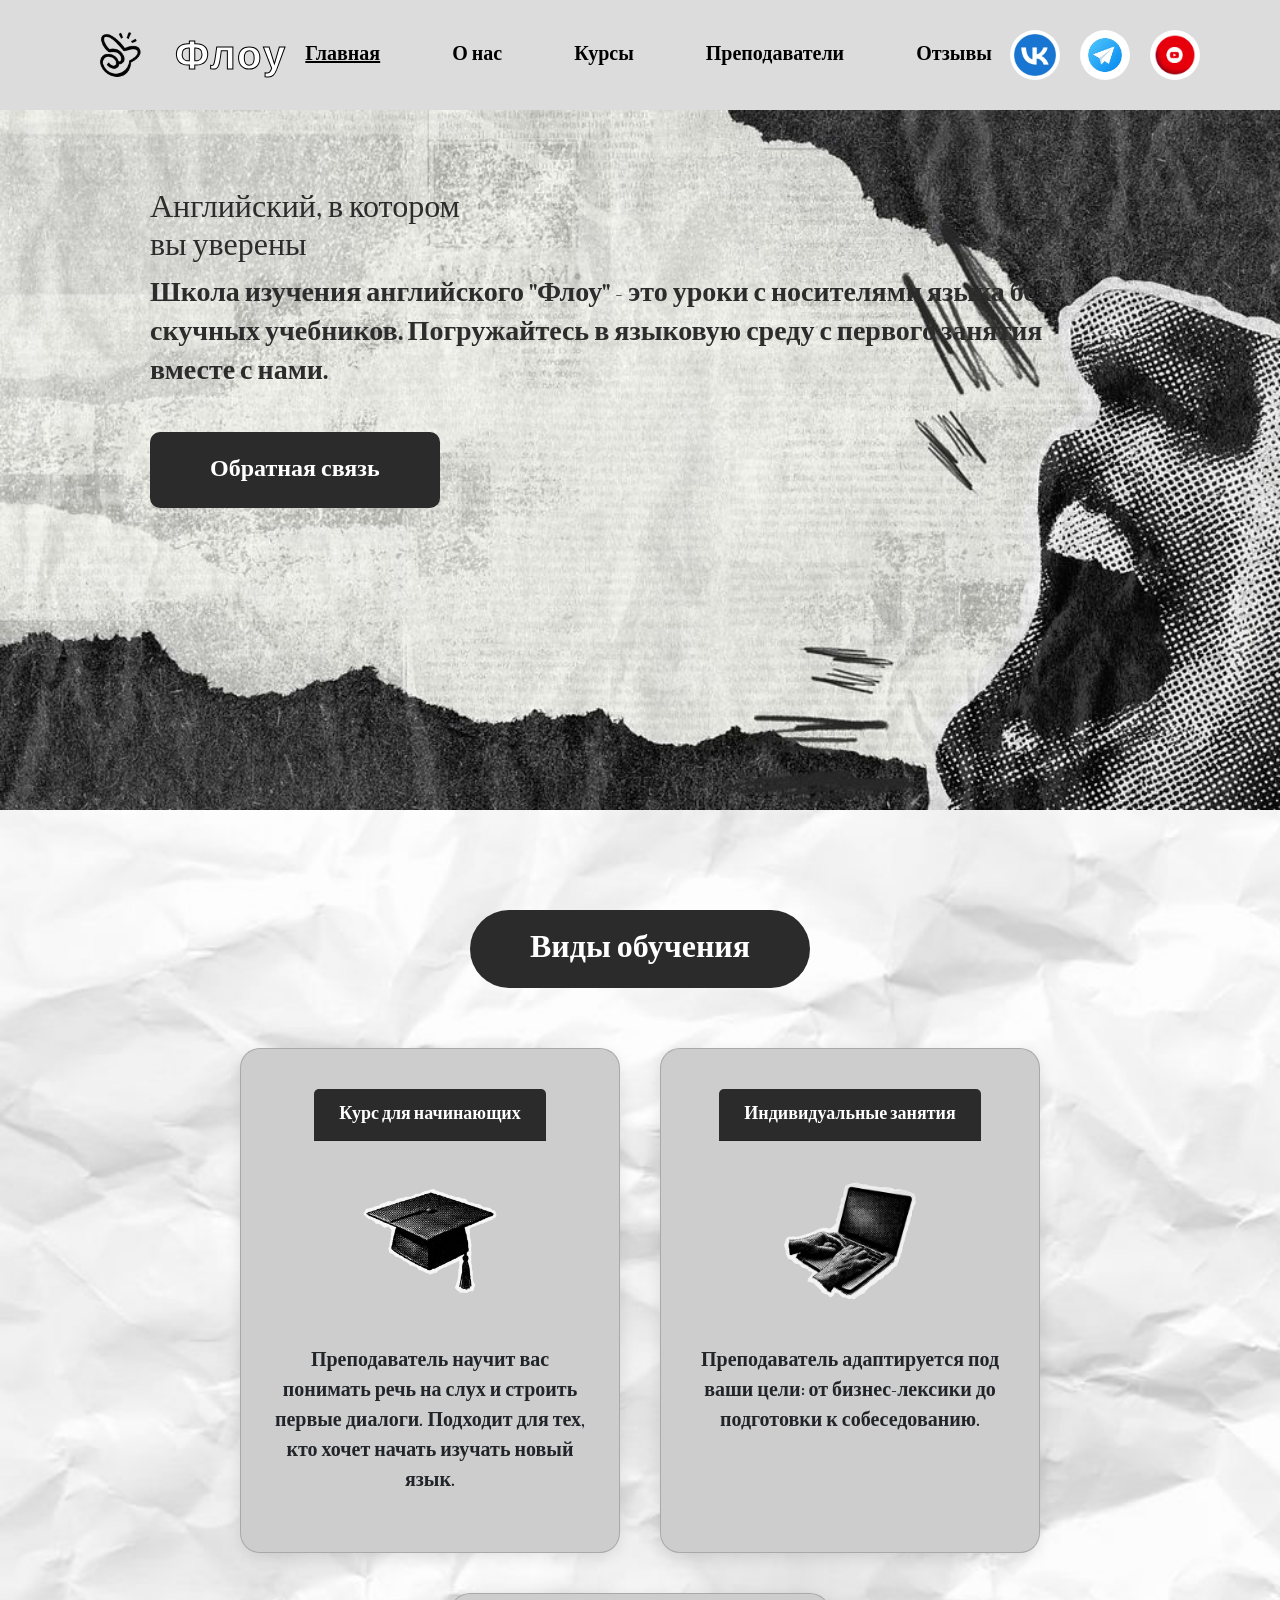
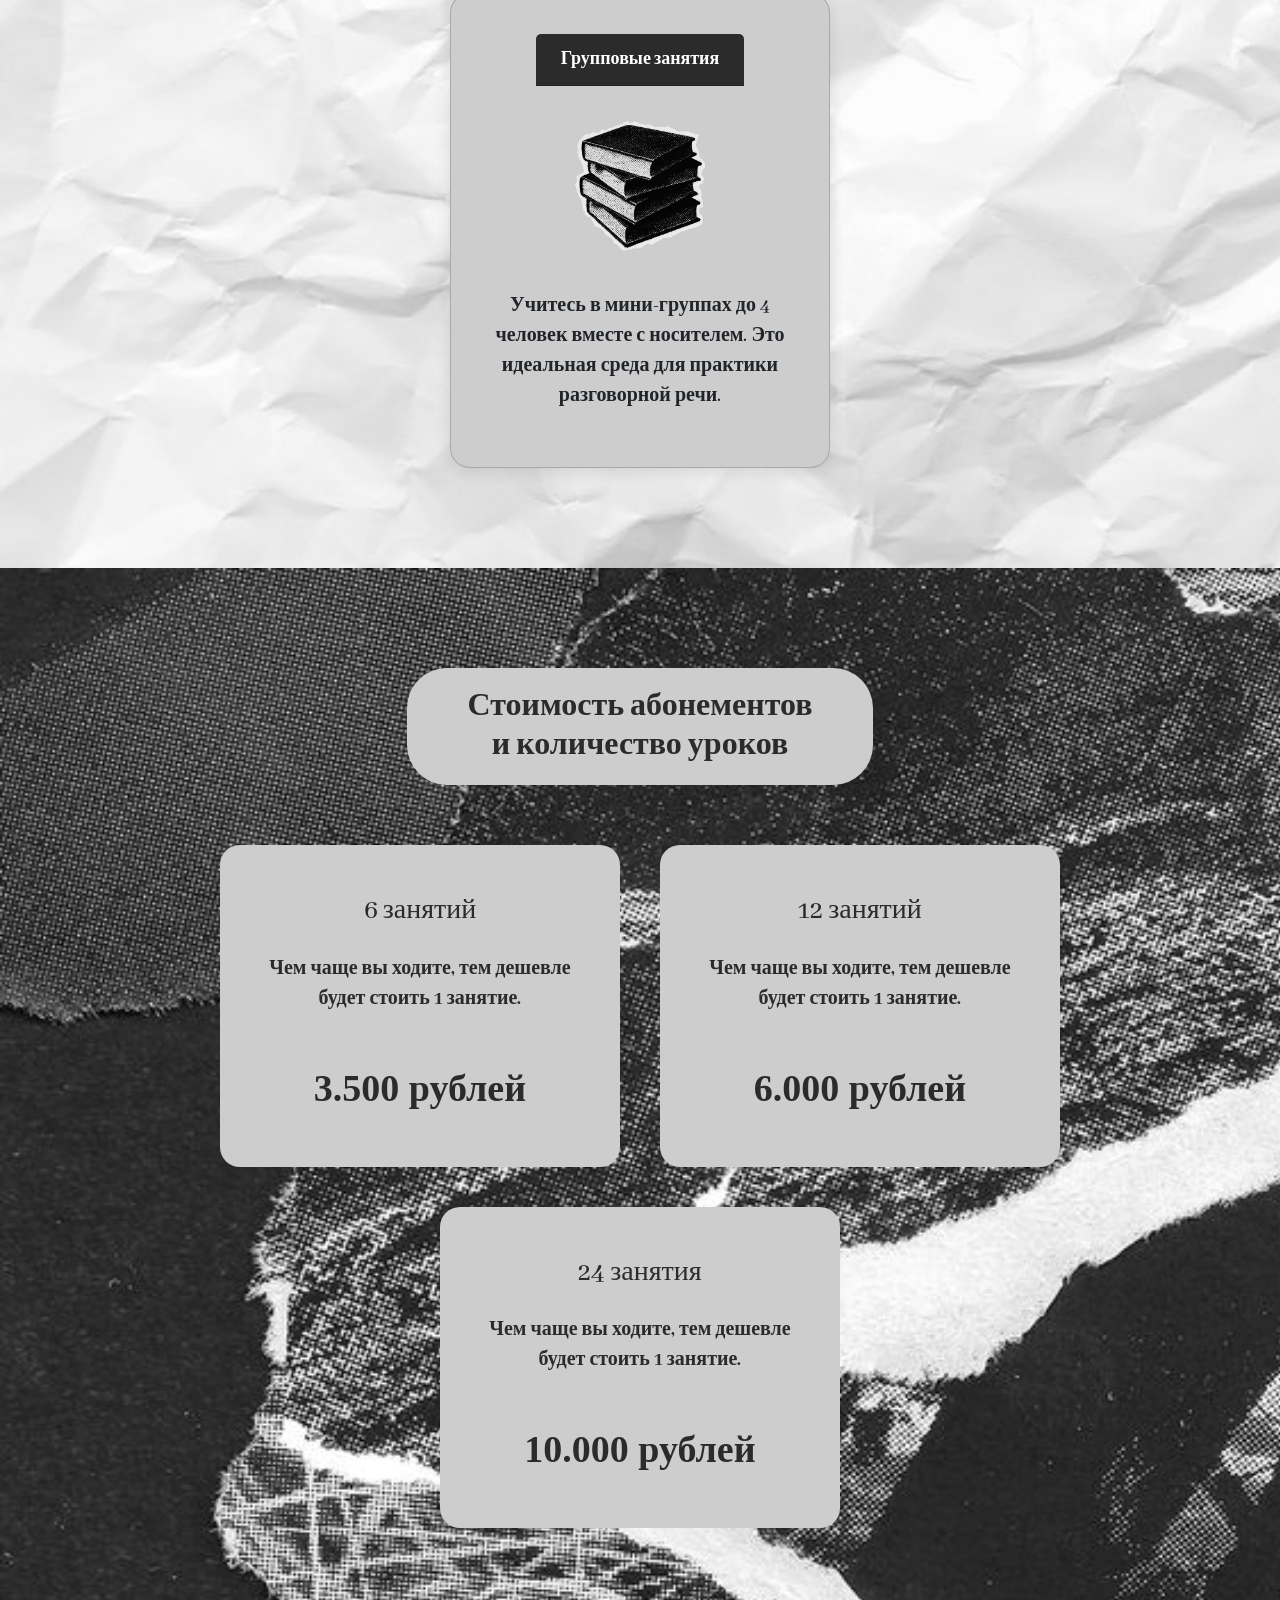
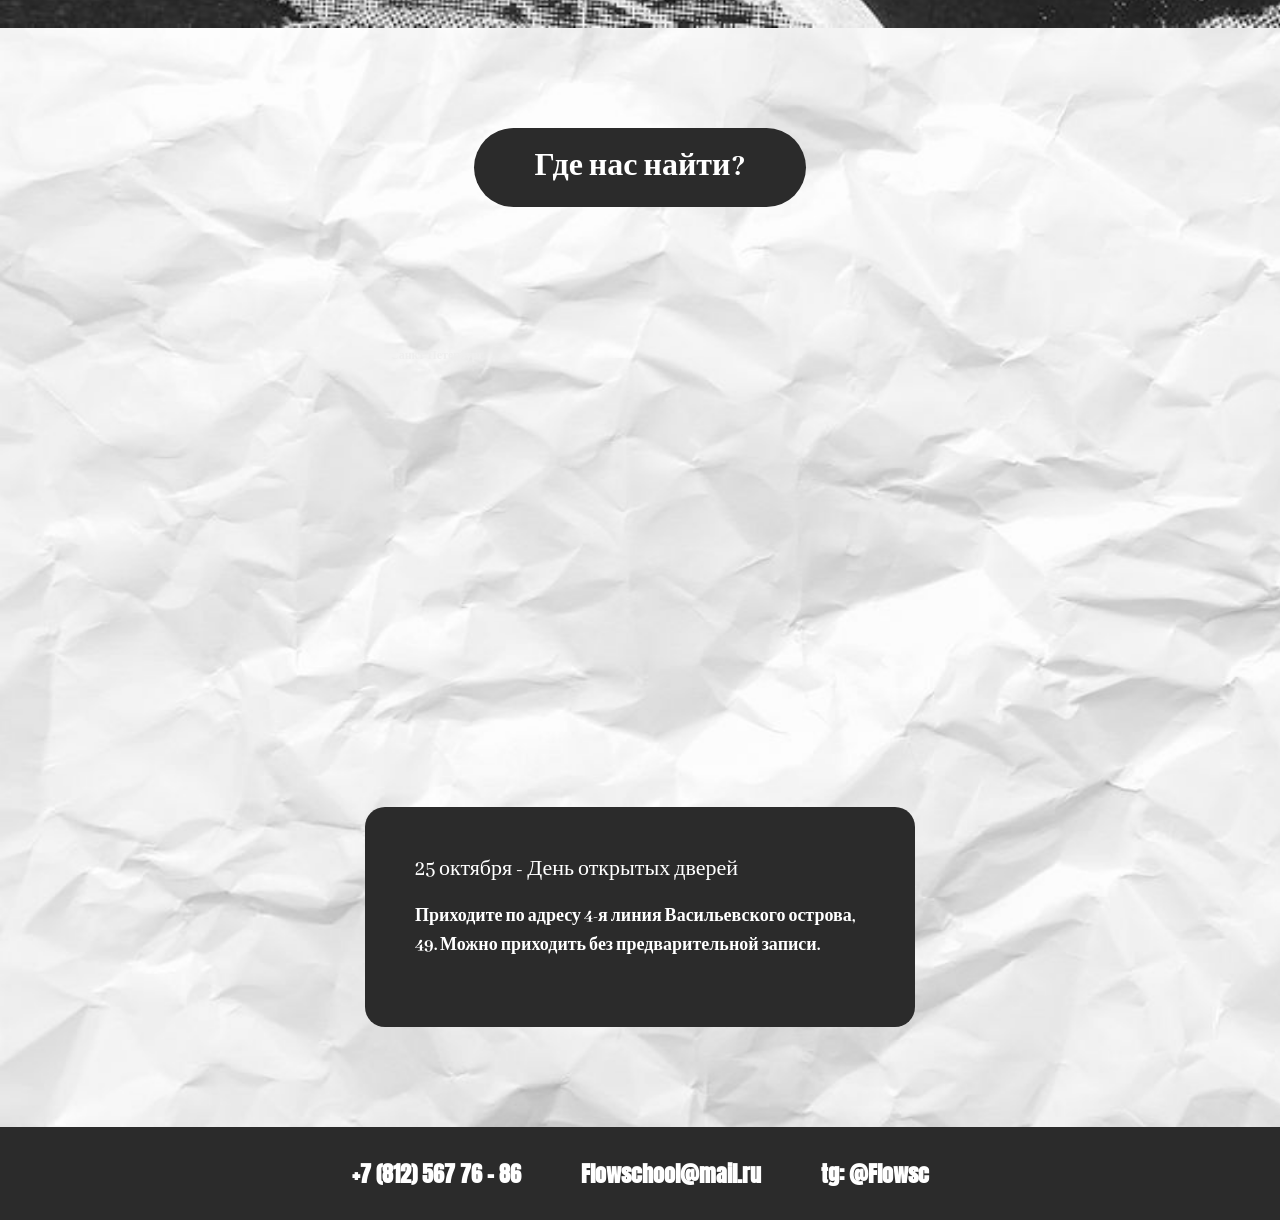
<file: index.html>
<!DOCTYPE html>
<html lang="ru">
<head>
    <meta charset="UTF-8">
    <meta name="viewport" content="width=device-width, initial-scale=1.0">
    <title>Школа английского Флоу</title>

    <link href="https://cdn.jsdelivr.net/npm/bootstrap@5.3.3/dist/css/bootstrap.min.css" rel="stylesheet">

    <link rel="preconnect" href="https://fonts.googleapis.com">
    <link rel="preconnect" href="https://fonts.gstatic.com" crossorigin>
    <link href="https://fonts.googleapis.com/css2?family=Abhaya+Libre:wght@600;800&display=swap" rel="stylesheet">
    <link href="https://fonts.googleapis.com/css2?family=Anton&display=swap" rel="stylesheet">

    <link rel="stylesheet" href="css/style.css">
</head>
<body>

    <header class="header">
        <div class="logo">
            <img src="img/logo.png" alt="Логотип" class="logo-img">
            <span>Флоу</span>
        </div>
        <nav class="nav">
            <a href="index.html" class="nav-link active">Главная</a>
            <a href="about.html" class="nav-link">О нас</a>
            <a href="courses.html" class="nav-link">Курсы</a>
            <a href="teachers.html" class="nav-link">Преподаватели</a>
            <a href="reviews.html" class="nav-link">Отзывы</a>
        </nav>
        <div class="socials">
            <a href="#" class="social-icon"><img src="img/vk-icon.png" alt="VK"></a>
            <a href="#" class="social-icon"><img src="img/tg-icon.png" alt="Telegram"></a>
            <a href="#" class="social-icon"><img src="img/yt-icon.png" alt="YouTube"></a>
        </div>
    </header>

    <section class="hero">
        <div class="hero-content">
            <h2>Английский, в котором<br>вы уверены</h2>
            <p>Школа изучения английского "Флоу" - это уроки с носителями языка без скучных учебников. Погружайтесь в языковую среду с первого занятия вместе с нами.</p>
            <button class="btn-apply" data-bs-toggle="modal" data-bs-target="#modalForm">Обратная связь</button>
        </div>
    </section>

    <section class="learning-types">
        <div class="learning-types-content">
            <h2 class="section-title">Виды обучения</h2>
            <div class="cards-container">
                <div class="card">
                    <div class="card-header">Курс для начинающих</div>
                    <img src="img/icon-hat.png" alt="Шапочка" class="card-icon">
                    <p>Преподаватель научит вас понимать речь на слух и строить первые диалоги. Подходит для тех, кто хочет начать изучать новый язык.</p>
                </div>
                <div class="card">
                    <div class="card-header">Индивидуальные занятия</div>
                    <img src="img/icon-laptop.png" alt="Ноутбук" class="card-icon">
                    <p>Преподаватель адаптируется под ваши цели: от бизнес-лексики до подготовки к собеседованию.</p>
                </div>
                <div class="card">
                    <div class="card-header">Групповые занятия</div>
                    <img src="img/icon-books.png" alt="Книги" class="card-icon">
                    <p>Учитесь в мини-группах до 4 человек вместе с носителем. Это идеальная среда для практики разговорной речи.</p>
                </div>
            </div>
        </div>
    </section>

    <section class="pricing">
        <div class="pricing-content">
            <h2 class="section-title">Стоимость абонементов<br>и количество уроков</h2>
            <div class="pricing-cards">
                <div class="price-card">
                    <h3>6 занятий</h3>
                    <p>Чем чаще вы ходите, тем дешевле будет стоить 1 занятие.</p>
                    <div class="price">3.500 рублей</div>
                </div>
                <div class="price-card">
                    <h3>12 занятий</h3>
                    <p>Чем чаще вы ходите, тем дешевле будет стоить 1 занятие.</p>
                    <div class="price">6.000 рублей</div>
                </div>
                <div class="price-card">
                    <h3>24 занятия</h3>
                    <p>Чем чаще вы ходите, тем дешевле будет стоить 1 занятие.</p>
                    <div class="price">10.000 рублей</div>
                </div>
            </div>
        </div>
    </section>

    <section class="contacts">
        <h2 class="section-title">Где нас найти?</h2>
        <div class="contacts-container">
            <div class="map-block">
                <div style="position:relative;overflow:hidden; width:100%; height:100%;">
                    <a href="https://yandex.ru/maps/2/saint-petersburg/?utm_medium=mapframe&utm_source=maps" style="color:#eee;font-size:12px;position:absolute;top:0px;">Санкт‑Петербург</a>
                    <iframe src="https://yandex.ru/map-widget/v1/?ll=30.278436%2C59.946978&mode=search&ol=geo&ouri=ymapsbm1%3A%2F%2Fgeo%3Fdata%3DCgg1NzQxNjc2MhJq0KDQvtGB0YHQuNGPLCDQodCw0L3QutGCLdCf0LXRgtC10YDQsdGD0YDQsywgNC3RjyDQu9C40L3QuNGPINCS0LDRgdC40LvRjNC10LLRgdC60L7Qs9C-INC-0YHRgtGA0L7QstCwLCA0OSIKDT468kEVtMlvQg%2C%2C&z=16.81" allowfullscreen loading="lazy"></iframe>
                </div>
            </div>
            <div class="info-block">
                <h3>25 октября - День открытых дверей</h3>
                <p>Приходите по адресу 4-я линия Васильевского острова, 49. Можно приходить без предварительной записи.</p>
            </div>
        </div>
    </section>

    <footer class="footer">
        <div class="footer-contacts">
            <a href="tel:+78125677686">+7 (812) 567 76 - 86</a>
            <a href="mailto:Flowschool@mail.ru">Flowschool@mail.ru</a>
            <a href="https://t.me/Flowsc">tg: @Flowsc</a>
        </div>
    </footer>

    <div class="modal fade" id="modalForm" tabindex="-1" aria-hidden="true">
        <div class="modal-dialog modal-dialog-centered">
            <div class="modal-content modal-contact-content">
                <h1 class="contact-title">Обратная связь</h1>
                <form id="contactForm">
                    <div class="mb-3 py-2">
                        <label class="form-label">Почта</label>
                        <input type="email" class="form-control" placeholder="example@mail.com" required>
                    </div>
                    <div class="mb-3 py-2">
                        <label class="form-label">Сообщение</label>
                        <textarea class="form-control" rows="6" placeholder="Напишите нам..." required></textarea>
                    </div>
                    <div class="text-center py-2">
                        <button type="submit" class="btn-submit">Отправить</button>
                    </div>
                </form>
            </div>
        </div>
    </div>

    <div class="modal fade" id="successModal" tabindex="-1">
        <div class="modal-dialog modal-dialog-centered">
            <div class="modal-content modal-thanks-content">
                <div class="modal-header justify-content-center">
                    <h2 class="modal-title">Сообщение отправлено</h2>
                    <p class="modal-subtitle">Мы свяжемся с вами</p>
                    <p>Вы будете возвращены на главную страницу</p>
                </div>
                <div class="modal-footer justify-content-center">
                    <button type="button" class="btn-ok" onclick="location.href='index.html'">ОК</button>
                </div>
            </div>
        </div>
    </div>

    <script src="https://cdn.jsdelivr.net/npm/bootstrap@5.3.3/dist/js/bootstrap.bundle.min.js"></script>
    <script src="js/modal.js"></script>
</body>
</html>
</file>
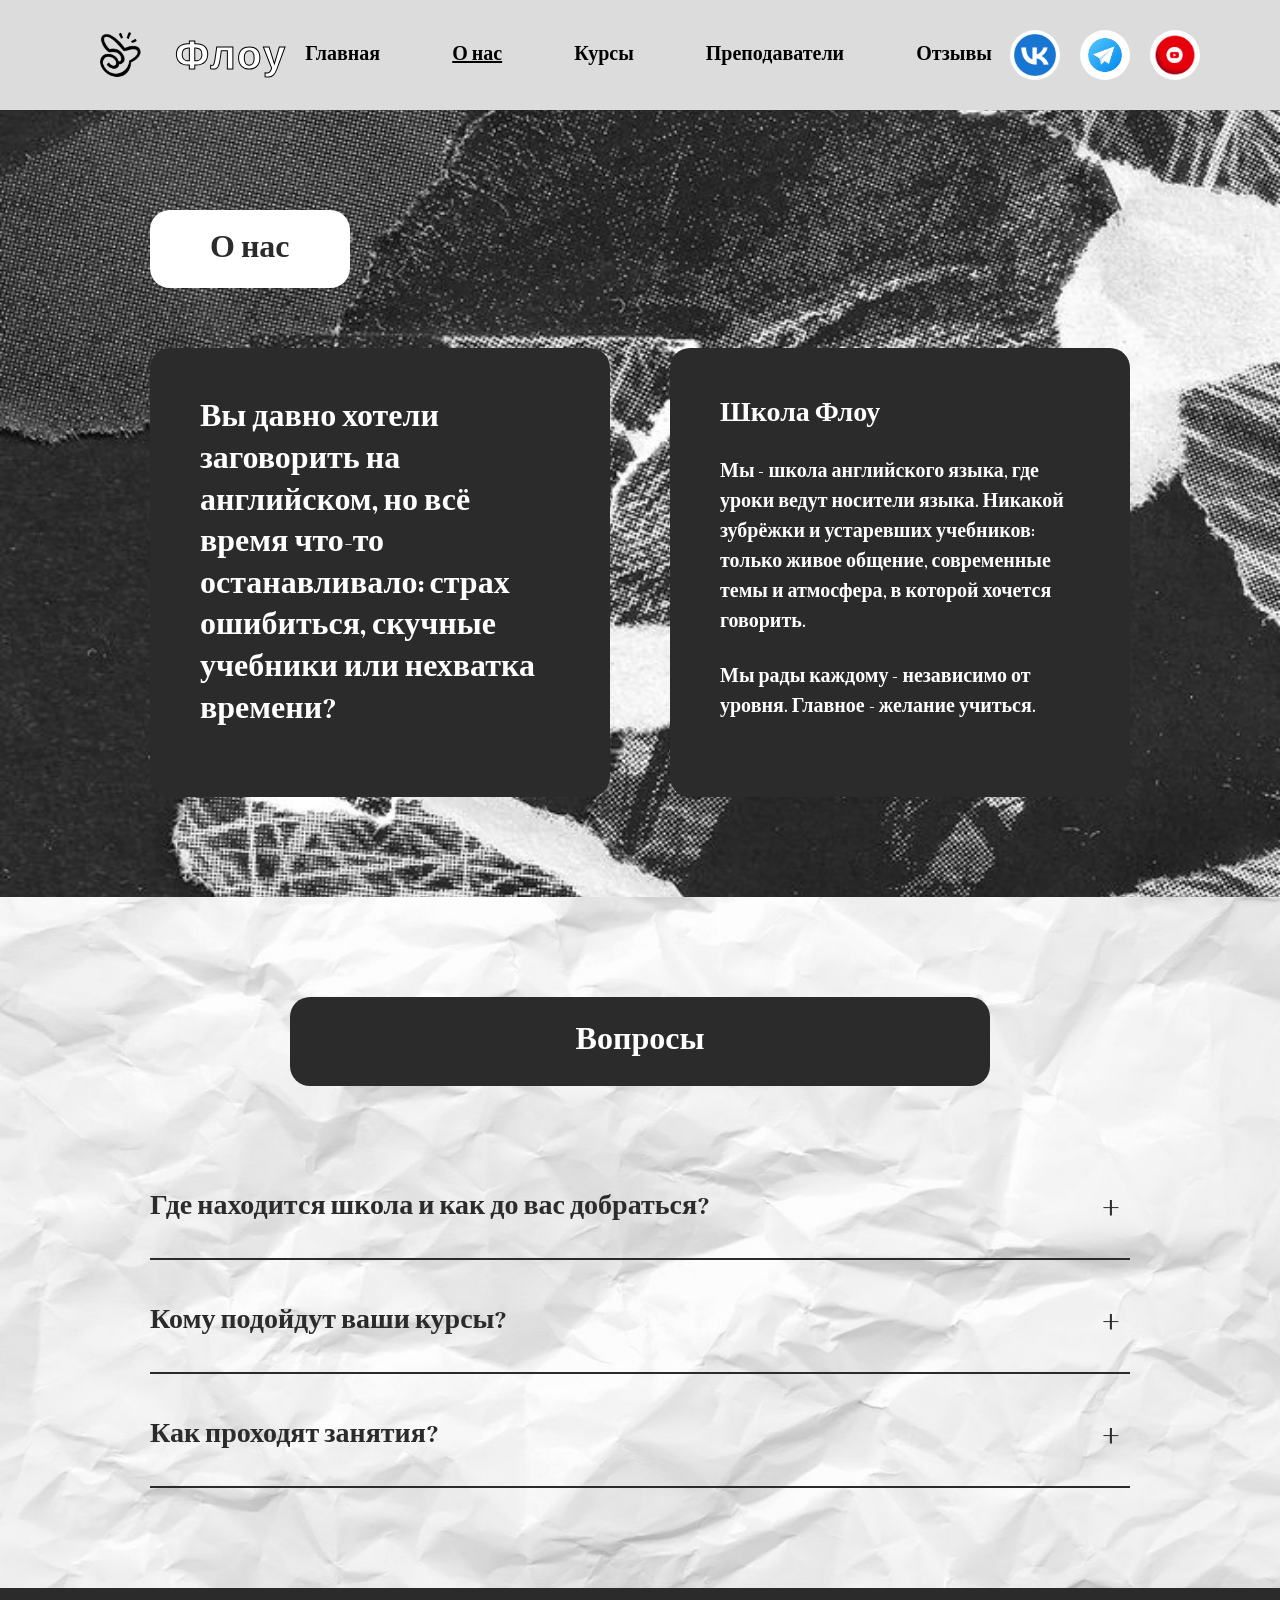
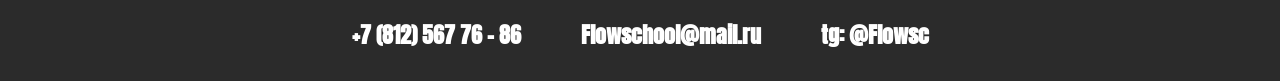
<file: about.html>
<!DOCTYPE html>
<html lang="ru">
<head>
    <meta charset="UTF-8">
    <meta name="viewport" content="width=device-width, initial-scale=1.0">
    <title>О нас - Школа английского Флоу</title>

    <link href="https://cdn.jsdelivr.net/npm/bootstrap@5.3.3/dist/css/bootstrap.min.css" rel="stylesheet">

    <link rel="preconnect" href="https://fonts.googleapis.com">
    <link rel="preconnect" href="https://fonts.gstatic.com" crossorigin>
    <link href="https://fonts.googleapis.com/css2?family=Abhaya+Libre:wght@600;800&display=swap" rel="stylesheet">
    <link href="https://fonts.googleapis.com/css2?family=Anton&display=swap" rel="stylesheet">

    <link rel="stylesheet" href="css/about.css">
</head>
<body>

    <header class="header">
        <div class="logo">
            <img src="img/logo.png" alt="Логотип" class="logo-img">
            <span>Флоу</span>
        </div>
        <nav class="nav">
            <a href="index.html" class="nav-link">Главная</a>
            <a href="about.html" class="nav-link active">О нас</a>
            <a href="courses.html" class="nav-link">Курсы</a>
            <a href="teachers.html" class="nav-link">Преподаватели</a>
            <a href="reviews.html" class="nav-link">Отзывы</a>
        </nav>
        <div class="socials">
            <a href="#" class="social-icon"><img src="img/vk-icon.png" alt="VK"></a>
            <a href="#" class="social-icon"><img src="img/tg-icon.png" alt="Telegram"></a>
            <a href="#" class="social-icon"><img src="img/yt-icon.png" alt="YouTube"></a>
        </div>
    </header>

    <section class="about-hero">
        <h1 class="about-title">О нас</h1>
        <div class="about-grid">
            <div class="about-card about-card-question">
                <p>Вы давно хотели заговорить на английском, но всё время что-то останавливало: страх ошибиться, скучные учебники или нехватка времени?</p>
            </div>
            <div class="about-card about-card-answer">
                <h2>Школа Флоу</h2>
                <p>Мы - школа английского языка, где уроки ведут носители языка. Никакой зубрёжки и устаревших учебников: только живое общение, современные темы и атмосфера, в которой хочется говорить.</p>
                <p>Мы рады каждому - независимо от уровня. Главное - желание учиться.</p>
            </div>
        </div>
    </section>

    <section class="faq-section">
        <h2 class="faq-title">Вопросы</h2>
        <div class="faq-container">
            <div class="box">
                <div class="label">Где находится школа и как до вас добраться?</div>
                <div class="content">
                    <p>Мы находимся по адресу: 4-я линия Васильевского острова, 49. Ближайшая станция метро - «Василеостровская». Рядом остановки наземного транспорта. Занятия проходят в уютных классах с современным оборудованием.</p>
                </div>
            </div>
            <div class="box">
                <div class="label">Кому подойдут ваши курсы?</div>
                <div class="content">
                    <p>Мы работаем со студентами и молодыми специалистами 18-25 лет. Неважно, учили вы английский раньше или начинаете с нуля - у нас есть курсы для начинающих, языковые группы и индивидуальные занятия.</p>
                </div>
            </div>
            <div class="box">
                <div class="label">Как проходят занятия?</div>
                <div class="content">
                    <p>Уроки проходят офлайн, в классах школы. Мы делаем упор на разговорную практику: дискуссии, игры, разбор реальных ситуаций. Никакой зубрёжки - только живое общение с носителем и другими студентами.</p>
                </div>
            </div>
        </div>
    </section>

    <footer class="footer">
        <div class="footer-contacts">
            <a href="tel:+78125677686">+7 (812) 567 76 - 86</a>
            <a href="mailto:Flowschool@mail.ru">Flowschool@mail.ru</a>
            <a href="https://t.me/Flowsc">tg: @Flowsc</a>
        </div>
    </footer>

    <script src="https://cdn.jsdelivr.net/npm/bootstrap@5.3.3/dist/js/bootstrap.bundle.min.js"></script>
    <script src="js/about.js"></script>
</body>
</html>
</file>
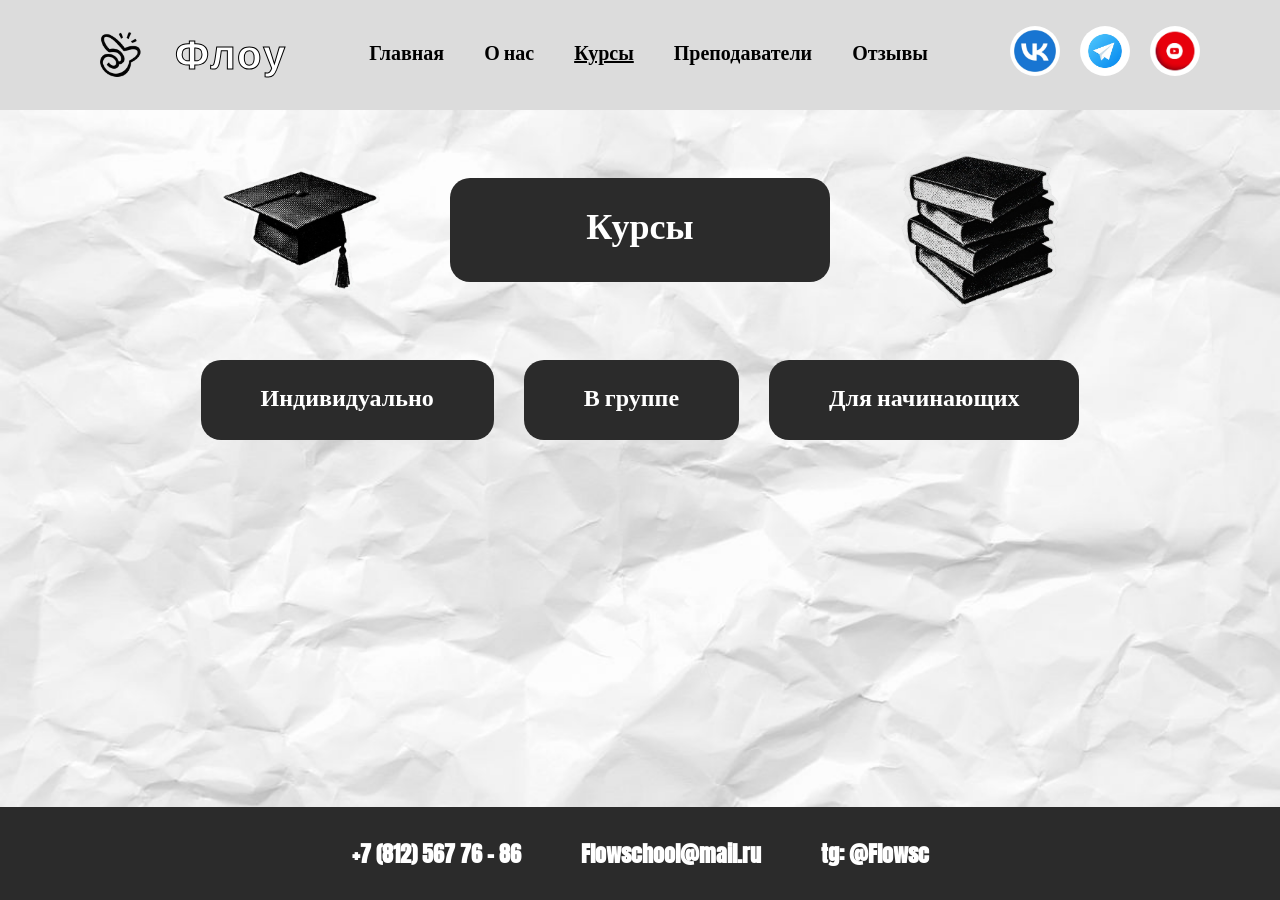
<file: courses.html>
<!DOCTYPE html>
<html lang="ru">
<head>
    <meta charset="UTF-8">
    <meta name="viewport" content="width=device-width, initial-scale=1.0">
    <title>Курсы - Школа английского Флоу</title>

    <link rel="preconnect" href="https://fonts.googleapis.com">
    <link rel="preconnect" href="https://fonts.gstatic.com" crossorigin>
    <link href="https://fonts.googleapis.com/css2?family=Abhaya+Libre:wght@600;800&display=swap" rel="stylesheet">
    <link href="https://fonts.googleapis.com/css2?family=Anton&display=swap" rel="stylesheet">

    <link rel="stylesheet" href="css/courses.css">
</head>
<body>

    <header class="header">
        <div class="logo">
            <img src="img/logo.png" alt="Логотип" class="logo-img">
            <span>Флоу</span>
        </div>
        <nav class="nav">
            <a href="index.html" class="nav-link">Главная</a>
            <a href="about.html" class="nav-link">О нас</a>
            <a href="courses.html" class="nav-link active">Курсы</a>
            <a href="teachers.html" class="nav-link">Преподаватели</a>
            <a href="reviews.html" class="nav-link">Отзывы</a>
        </nav>
        <div class="socials">
            <a href="#" class="social-icon"><img src="img/vk-icon.png" alt="VK"></a>
            <a href="#" class="social-icon"><img src="img/tg-icon.png" alt="Telegram"></a>
            <a href="#" class="social-icon"><img src="img/yt-icon.png" alt="YouTube"></a>
        </div>
    </header>

    <section class="courses-section">
        <div class="courses-top">
            <img src="img/icon-hat.png" alt="Шапка" class="side-icon">
            <h1 class="courses-title">Курсы</h1>
            <img src="img/icon-books.png" alt="Книги" class="side-icon">
        </div>

        <div class="courses-tabs">
            <input type="checkbox" id="tab-individual" class="tab-toggle">
            <input type="checkbox" id="tab-group" class="tab-toggle">
            <input type="checkbox" id="tab-beginner" class="tab-toggle">

            <div class="tab-buttons">
                <label for="tab-individual" class="tab-btn">Индивидуально</label>
                <label for="tab-group" class="tab-btn">В группе</label>
                <label for="tab-beginner" class="tab-btn">Для начинающих</label>
            </div>

            <div class="tab-content individual-content">
                <div class="courses-grid">
                    <div class="course-card">
                        <div class="course-header">Старт</div>
                        <p class="course-desc">Первые шаги в английском. Мягкое погружение, простые темы и уверенность уже через несколько занятий.</p>
                        <h2 class="course-subtitle">Что внутри</h2>
                        <ul class="course-list">
                            <li>Уроки 1 на 1 с носителем</li>
                            <li>Программа под ваш уровень</li>
                            <li>Разговорная практика</li>
                            <li>Гибкий график</li>
                        </ul>
                        <div class="course-teacher">Преподаватель<br><span>ANNA</span></div>
                    </div>
                    <div class="course-card">
                        <div class="course-header">«Разговорный хит»</div>
                        <p class="course-desc">Для тех, кто хочет свободно говорить. Максимум практики, живое общение и разбор реальных ситуаций.</p>
                        <h2 class="course-subtitle">Что внутри</h2>
                        <ul class="course-list">
                            <li>Всё из тарифа «Старт»</li>
                            <li>Работа над акцентом</li>
                            <li>Обратная связь</li>
                            <li>Разбор разных ситуаций</li>
                        </ul>
                        <div class="course-teacher">Преподаватель<br><span>ANNA</span></div>
                    </div>
                </div>
            </div>

            <div class="tab-content group-content">
                <div class="courses-grid">
                    <div class="course-card">
                        <div class="course-header">Группа - 4</div>
                        <p class="course-desc">Маленькая группа - максимум внимания каждому. Идеально для тех, кто хочет общаться, но стесняется.</p>
                        <h2 class="course-subtitle">Что внутри</h2>
                        <ul class="course-list">
                            <li>Группа до 4 человек</li>
                            <li>Программа под ваш уровень</li>
                            <li>Разговорная практика</li>
                            <li>Гибкий график</li>
                        </ul>
                        <div class="course-teacher">Преподаватель<br><span>TIM</span></div>
                    </div>
                    <div class="course-card">
                        <div class="course-header">Интенсив</div>
                        <p class="course-desc">Ускоренный курс для тех, кому нужно быстро подтянуть язык. Занятия 3 раза в неделю.</p>
                        <h2 class="course-subtitle">Что внутри</h2>
                        <ul class="course-list">
                            <li>Всё из тарифа «Группа - 4»</li>
                            <li>Интенсивная практика</li>
                            <li>Обратная связь</li>
                            <li>Разбор разных ситуаций</li>
                        </ul>
                        <div class="course-teacher">Преподаватель<br><span>TIM</span></div>
                    </div>
                </div>
            </div>

            <div class="tab-content beginner-content">
                <div class="courses-grid">
                    <div class="course-card">
                        <div class="course-header">Шаг - 1</div>
                        <p class="course-desc">Для тех, кто никогда не учил английский. Алфавит, чтение, простые фразы - и первые диалоги уже через неделю.</p>
                        <h2 class="course-subtitle">Что внутри</h2>
                        <ul class="course-list">
                            <li>Алфавит и произношение</li>
                            <li>Аудирование с нуля</li>
                            <li>Разговорная практика</li>
                            <li>Гибкий график</li>
                        </ul>
                        <div class="course-teacher">Преподаватель<br><span>SARAH</span></div>
                    </div>
                    <div class="course-card">
                        <div class="course-header">База за месяц</div>
                        <p class="course-desc">Интенсивный старт: за месяц вы освоите базу и сможете поддержать простой разговор.</p>
                        <h2 class="course-subtitle">Что внутри</h2>
                        <ul class="course-list">
                            <li>Всё из тарифа «Шаг - 1»</li>
                            <li>Интенсивная практика</li>
                            <li>3 занятия в неделю</li>
                            <li>Разбор разных ситуаций</li>
                        </ul>
                        <div class="course-teacher">Преподаватель<br><span>SARAH</span></div>
                    </div>
                </div>
            </div>
        </div>
    </section>

    <footer class="footer">
        <div class="footer-contacts">
            <a href="tel:+78125677686">+7 (812) 567 76 - 86</a>
            <a href="mailto:Flowschool@mail.ru">Flowschool@mail.ru</a>
            <a href="https://t.me/Flowsc">tg: @Flowsc</a>
        </div>
    </footer>

</body>
</html>
</file>
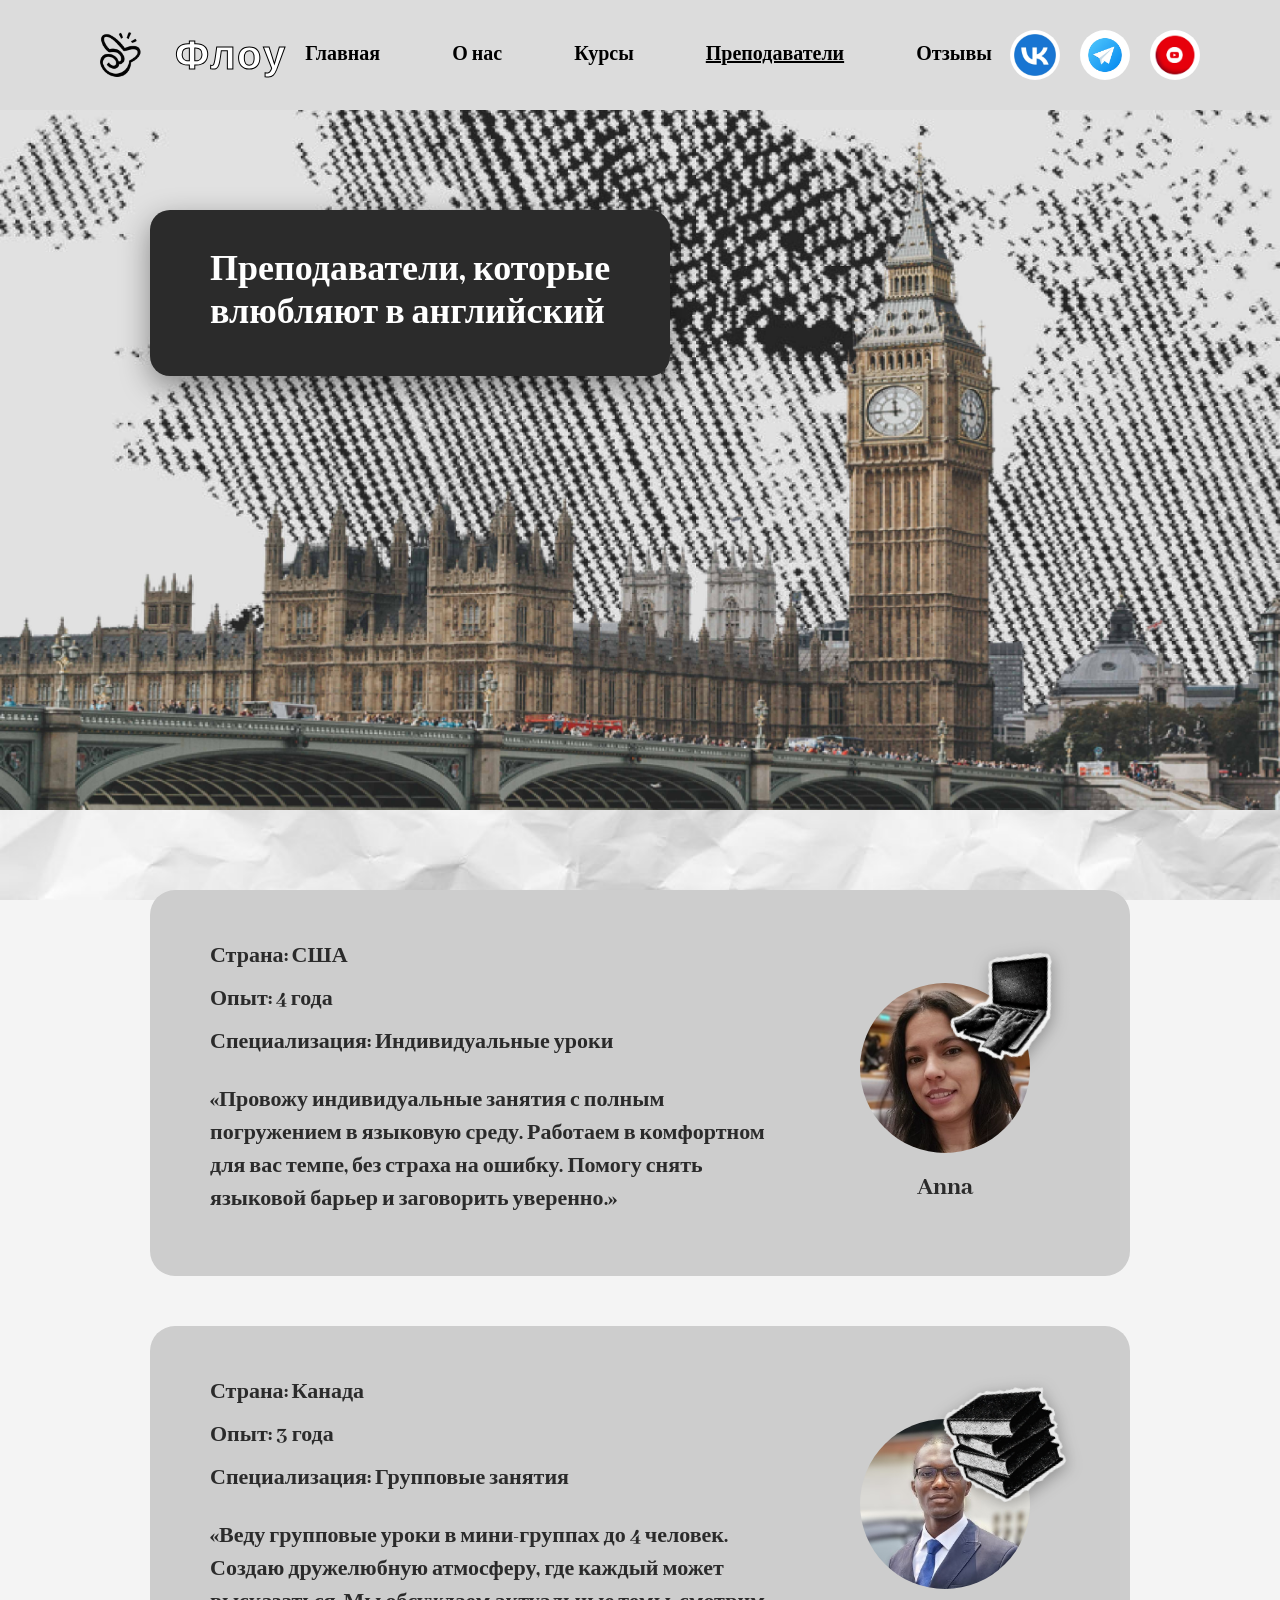
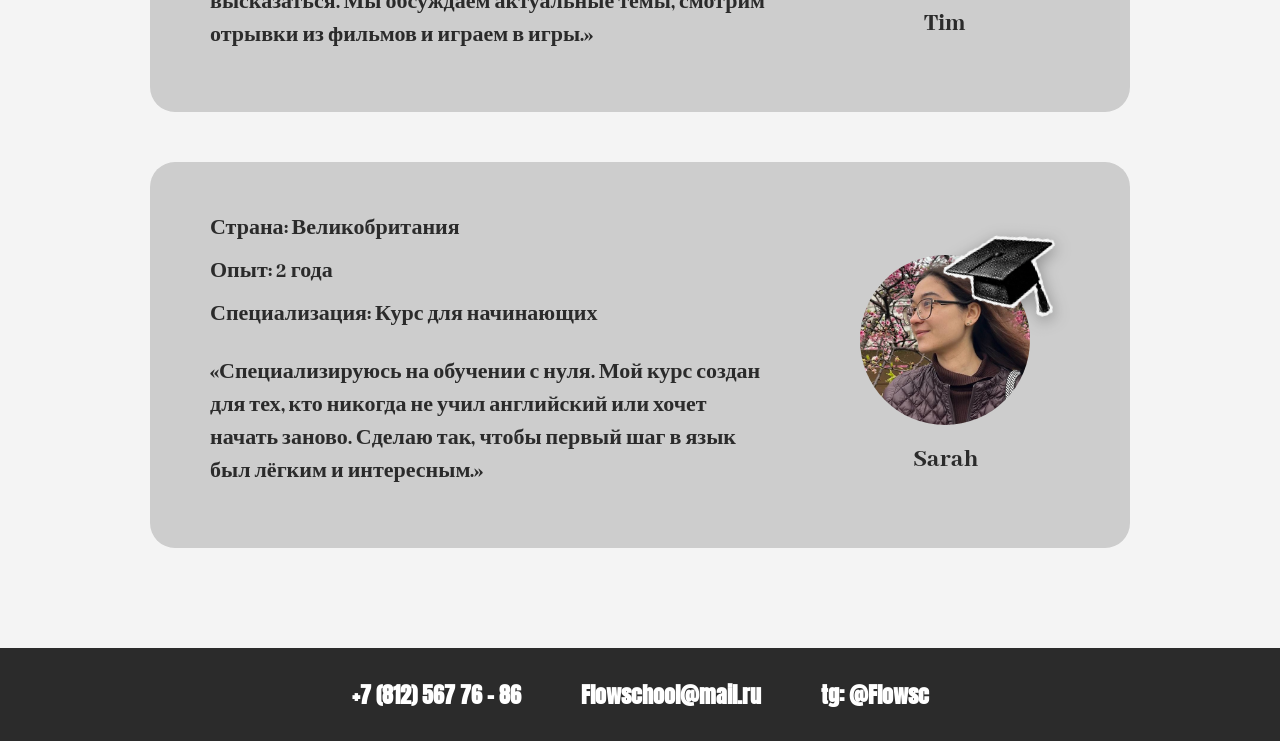
<file: teachers.html>
<!DOCTYPE html>
<html lang="ru">
<head>
    <meta charset="UTF-8">
    <meta name="viewport" content="width=device-width, initial-scale=1.0">
    <title>Преподаватели - Школа английского Флоу</title>

    <link href="https://cdn.jsdelivr.net/npm/bootstrap@5.3.3/dist/css/bootstrap.min.css" rel="stylesheet">

    <link rel="preconnect" href="https://fonts.googleapis.com">
    <link rel="preconnect" href="https://fonts.gstatic.com" crossorigin>
    <link href="https://fonts.googleapis.com/css2?family=Abhaya+Libre:wght@600;800&display=swap" rel="stylesheet">
    <link href="https://fonts.googleapis.com/css2?family=Anton&display=swap" rel="stylesheet">

    <link rel="stylesheet" href="css/teachers.css">
</head>
<body>

    <header class="header">
        <div class="logo">
            <img src="img/logo.png" alt="Логотип" class="logo-img">
            <span>Флоу</span>
        </div>
        <nav class="nav">
            <a href="index.html" class="nav-link">Главная</a>
            <a href="about.html" class="nav-link">О нас</a>
            <a href="courses.html" class="nav-link">Курсы</a>
            <a href="teachers.html" class="nav-link active">Преподаватели</a>
            <a href="reviews.html" class="nav-link">Отзывы</a>
        </nav>
        <div class="socials">
            <a href="#" class="social-icon"><img src="img/vk-icon.png" alt="VK"></a>
            <a href="#" class="social-icon"><img src="img/tg-icon.png" alt="Telegram"></a>
            <a href="#" class="social-icon"><img src="img/yt-icon.png" alt="YouTube"></a>
        </div>
    </header>

    <section class="teachers-hero">
        <h1 class="teachers-title">
            Преподаватели, которые<br>влюбляют в английский
        </h1>
    </section>

    <section class="teachers-list-section">
        <h2 class="visually-hidden">Список преподавателей</h2>
        <div class="teachers-list">

            <div class="teacher-card">
                <div class="teacher-info">
                    <p><span>Страна:</span> США</p>
                    <p><span>Опыт:</span> 4 года</p>
                    <p><span>Специализация:</span> Индивидуальные уроки</p>
                    <p class="teacher-quote">«Провожу индивидуальные занятия с полным погружением в языковую среду. Работаем в комфортном для вас темпе, без страха на ошибку. Помогу снять языковой барьер и заговорить уверенно.»</p>
                </div>
                <div class="teacher-photo-block">
                    <img src="img/icon-laptop.png" alt="Ноутбук" class="teacher-decor">
                    <img src="img/teacher-anna.png" alt="Анна" class="teacher-photo">
                    <p class="teacher-name">Anna</p>
                </div>
            </div>

            <div class="teacher-card">
                <div class="teacher-info">
                    <p><span>Страна:</span> Канада</p>
                    <p><span>Опыт:</span> 3 года</p>
                    <p><span>Специализация:</span> Групповые занятия</p>
                    <p class="teacher-quote">«Веду групповые уроки в мини-группах до 4 человек. Создаю дружелюбную атмосферу, где каждый может высказаться. Мы обсуждаем актуальные темы, смотрим отрывки из фильмов и играем в игры.»</p>
                </div>
                <div class="teacher-photo-block">
                    <img src="img/icon-books.png" alt="Книги" class="teacher-decor">
                    <img src="img/teacher-tim.png" alt="Тим" class="teacher-photo">
                    <p class="teacher-name">Tim</p>
                </div>
            </div>

            <div class="teacher-card">
                <div class="teacher-info">
                    <p><span>Страна:</span> Великобритания</p>
                    <p><span>Опыт:</span> 2 года</p>
                    <p><span>Специализация:</span> Курс для начинающих</p>
                    <p class="teacher-quote">«Специализируюсь на обучении с нуля. Мой курс создан для тех, кто никогда не учил английский или хочет начать заново. Сделаю так, чтобы первый шаг в язык был лёгким и интересным.»</p>
                </div>
                <div class="teacher-photo-block">
                    <img src="img/icon-hat.png" alt="Шапочка" class="teacher-decor">
                    <img src="img/teacher-sarah.png" alt="Сара" class="teacher-photo">
                    <p class="teacher-name">Sarah</p>
                </div>
            </div>

        </div>
    </section>

    <footer class="footer">
        <div class="footer-contacts">
            <a href="tel:+78125677686">+7 (812) 567 76 - 86</a>
            <a href="mailto:Flowschool@mail.ru">Flowschool@mail.ru</a>
            <a href="https://t.me/Flowsc">tg: @Flowsc</a>
        </div>
    </footer>

</body>
</html>
</file>
<file: css/style.css>
* {
    box-sizing: border-box;
    margin: 0;
    padding: 0;
}

body {
    font-family: 'Abhaya Libre', serif;
    font-weight: 800;
    color: #2c2c2c;
    line-height: 1.5;
    background-color: #f4f4f4;
    overflow-x: hidden;
}

a {
    text-decoration: none;
    color: inherit;
}

.header {
    display: flex;
    justify-content: space-between;
    align-items: center;
    padding: 20px 80px;
    background-color: #dcdcdc;
    height: 110px;
    position: sticky;
    top: 0;
    z-index: 100;
    width: 100%;
    max-width: 1920px;
    margin: 0 auto;
}

.logo {
    display: flex;
    align-items: center;
    gap: 15px;
    font-family: 'Impact', sans-serif;
    font-size: 40px;
    letter-spacing: 2px;
    color: #fff;
    -webkit-text-stroke: 1px black;
    flex-shrink: 0;
}

.logo-img {
    width: 80px;
    height: 80px;
    object-fit: contain;
    flex-shrink: 0;
}

.nav {
    display: flex;
    gap: 40px;
    font-size: 20px;
    color: #000;
    font-weight: 800;
}

.nav-link {
    color: #000;
    transition: color 0.3s, text-decoration 0.3s;
}

.nav-link:hover {
    text-decoration: underline;
}

.nav-link:active {
    color: #888888;
    text-decoration: none;
}

.nav-link.active {
    text-decoration: underline;
}

.socials {
    display: flex;
    gap: 20px;
    align-items: center;
}

.social-icon img {
    width: 50px;
    height: 50px;
    border-radius: 50%;
    object-fit: cover;
    border: none;
    transition: transform 0.3s;
}

.social-icon img:hover {
    transform: scale(1.1);
}

.hero {
    display: flex;
    justify-content: space-between;
    align-items: flex-start;
    padding: 60px 150px 40px 150px;
    background-image: url('../img/bg-hero.jpg');
    background-size: cover;
    background-position: center;
    min-height: 700px;
    width: 100%;
    max-width: 1920px;
    margin: 0 auto;
}

.hero-content {
    max-width: 900px;
    margin-top: 20px;
}

.hero h1 {
    font-size: 64px;
    margin-bottom: 30px;
    line-height: 1.1;
    font-weight: 800;
}

.hero p {
    font-size: 28px;
    margin-bottom: 40px;
    line-height: 1.4;
    font-weight: 800;
}

.btn-apply, .btn-ok {
    background-color: #2B2B2B;
    color: #ffffff;
    padding: 20px 60px;
    border: none;
    font-family: 'Abhaya Libre', serif;
    font-weight: 800;
    font-size: 24px;
    cursor: pointer;
    border-radius: 10px;
    transition: all 0.3s ease;
}

.btn-apply:hover, .btn-ok:hover {
    background-color: #1a1a1a;
    transform: scale(1.02);
}

.learning-types {
    padding: 100px 0;
    text-align: center;
    background-image: url('../img/bg-paper.jpg');
    background-size: cover;
    width: 100%;
    max-width: 1920px;
    margin: 0 auto;
}

.learning-types-content {
    max-width: 1400px;
    margin: 0 auto;
    padding: 0 40px;
}

.section-title {
    background-color: #2B2B2B;
    color: white;
    display: inline-block;
    padding: 20px 60px;
    border-radius: 40px;
    margin-bottom: 60px;
    font-size: 32px;
    font-weight: 800;
}

.cards-container {
    display: flex;
    justify-content: center;
    gap: 40px;
    flex-wrap: wrap;
}

.card {
    background-color: #CDCDCD;
    padding: 40px 30px;
    border-radius: 20px;
    width: 380px;
    display: flex;
    flex-direction: column;
    align-items: center;
    text-align: center;
    box-shadow: 0 4px 15px rgba(0,0,0,0.1);
}

.card-header {
    background-color: #2B2B2B;
    color: white;
    padding: 12px 25px;
    border-radius: 25px;
    margin-bottom: 25px;
    font-size: 18px;
    font-weight: 800;
}

.card-icon {
    width: 150px;
    height: auto;
    margin-bottom: 30px;
}

.card p {
    font-weight: 600;
    font-size: 20px;
    line-height: 1.5;
}

.pricing {
    padding: 100px 0;
    text-align: center;
    background-image: url('../img/bg-dark.jpg');
    background-size: cover;
    width: 100%;
    max-width: 1920px;
    margin: 0 auto;
}

.pricing-content {
    max-width: 1400px;
    margin: 0 auto;
    padding: 0 40px;
}

.pricing .section-title {
    background-color: #CDCDCD !important;
    color: #2B2B2B !important;
}

.pricing-cards {
    display: flex;
    justify-content: center;
    gap: 40px;
    flex-wrap: wrap;
}

.price-card {
    background-color: #CDCDCD !important;
    padding: 50px 35px;
    border-radius: 20px;
    width: 400px;
    display: flex;
    flex-direction: column;
    align-items: center;
    text-align: center;
}

.price-card h3 {
    font-size: 28px;
    margin-bottom: 25px;
    color: #2B2B2B;
}

.price-card p {
    font-size: 20px;
    color: #2B2B2B;
}

.price {
    font-family: 'Times New Roman', Times, serif;
    font-size: 38px;
    font-weight: bold;
    margin-top: 30px;
    color: #2B2B2B;
}

.contacts {
    padding: 100px 150px;
    text-align: center;
    background-image: url('../img/bg-paper.jpg');
    background-size: cover;
    width: 100%;
    max-width: 1920px;
    margin: 0 auto;
}

.contacts-container {
    display: flex;
    justify-content: center;
    align-items: center;
    gap: 60px;
    margin-top: 80px;
    text-align: left;
    flex-wrap: wrap;
}

.map-block {
    width: 500px;
    height: 400px;
    border-radius: 20px;
    overflow: hidden;
    flex-shrink: 0;
}

.map-block iframe {
    width: 100%;
    height: 100%;
    border: none;
}

.info-block {
    background-color: #2B2B2B;
    color: white;
    padding: 50px;
    border-radius: 20px;
    max-width: 550px;
}

.info-block h3 {
    margin-bottom: 20px;
    font-size: 22px;
}

.info-block p {
    font-size: 18px;
    line-height: 1.6;
}

.footer {
    background-color: #2B2B2B;
    color: white;
    padding: 30px 80px;
    display: flex;
    justify-content: center;
    width: 100%;
    max-width: 1920px;
    margin: 0 auto;
}

.footer-contacts {
    display: flex;
    gap: 60px;
    justify-content: center;
    font-family: 'Anton', sans-serif;
    font-size: 22px;
}

.modal-content.modal-contact-content {
    background-color: #CDCDCD;
    padding: 50px 60px;
    border-radius: 20px;
    border: none;
}

.contact-title {
    font-family: 'Abhaya Libre', serif;
    font-size: 32px;
    font-weight: 800;
    color: #2B2B2B;
    text-align: center;
    margin-bottom: 30px;
}

#contactForm .form-label {
    font-family: 'Abhaya Libre', serif;
    font-size: 20px;
    font-weight: 800;
    color: #2B2B2B;
}

#contactForm .form-control {
    font-family: 'Abhaya Libre', serif;
    font-size: 18px;
    padding: 15px 20px;
    border: 1px solid #aaa;
    border-radius: 10px;
    background-color: #E6E6E6;
    color: #333;
}

#contactForm .form-control:focus {
    border-color: #2B2B2B;
    box-shadow: 0 0 0 2px rgba(43, 43, 43, 0.2);
    outline: none;
}

#contactForm .btn-submit {
    background-color: #2B2B2B;
    color: #fff;
    padding: 18px 60px;
    border: none;
    border-radius: 15px;
    font-family: 'Abhaya Libre', serif;
    font-weight: 800;
    font-size: 22px;
    cursor: pointer;
    transition: background-color 0.3s;
}

#contactForm .btn-submit:hover {
    background-color: #1a1a1a;
}

.modal-content.modal-thanks-content {
    background-color: #2B2B2B;
    color: white;
    padding: 50px 60px;
    border-radius: 20px;
    border: none;
    text-align: center;
}

.modal-thanks-content h2 {
    font-family: 'Abhaya Libre', serif;
    font-size: 32px;
    font-weight: 800;
    color: white;
    text-decoration: underline;
    text-underline-offset: 8px;
    margin: 0;
}

.modal-thanks-content h4 {
    font-size: 22px;
    color: white;
    margin: 20px 0;
}

.modal-thanks-content p {
    font-size: 16px;
    color: #CDCDCD;
    margin-bottom: 25px;
}

.modal-thanks-content .btn-ok {
    background-color: #CDCDCD;
    color: #2B2B2B;
    padding: 15px 60px;
    font-size: 20px;
    font-weight: 800;
    border: none;
    border-radius: 15px;
    cursor: pointer;
    font-family: 'Abhaya Libre', serif;
    transition: background-color 0.3s;
}

.modal-thanks-content .btn-ok:hover {
    background-color: #b0b0b0;
}
</file>
<file: css/about.css>
html { scroll-behavior: smooth; }

* { box-sizing: border-box; margin: 0; padding: 0; }

body {
    font-family: 'Abhaya Libre', serif;
    font-weight: 800;
    color: #2c2c2c;
    line-height: 1.5;
    background-color: #f4f4f4;
    overflow-x: hidden;
    min-height: 100vh;
    display: flex;
    flex-direction: column;
}

a { text-decoration: none; color: inherit; }

.header {
    display: flex; justify-content: space-between; align-items: center;
    padding: 20px 80px; background-color: #dcdcdc; height: 110px;
    position: sticky; top: 0; z-index: 100;
    width: 100%; max-width: 1920px; margin: 0 auto;
}
.logo {
    display: flex; align-items: center; gap: 15px;
    font-family: 'Impact', sans-serif; font-size: 40px; letter-spacing: 2px;
    color: #fff; -webkit-text-stroke: 1px black; flex-shrink: 0;
}
.logo-img { width: 80px; height: 80px; object-fit: contain; flex-shrink: 0; }
.nav { display: flex; gap: 40px; font-size: 20px; color: #000; font-weight: 800; }
.nav-link { color: #000; transition: color 0.3s, text-decoration 0.3s; }
.nav-link:hover { text-decoration: underline; }
.nav-link.active { text-decoration: underline; }
.socials { display: flex; gap: 20px; align-items: center; }
.social-icon img { width: 50px; height: 50px; border-radius: 50%; object-fit: cover; transition: transform 0.3s; }
.social-icon img:hover { transform: scale(1.1); }

.about-hero {
    padding: 100px 150px;
    background-image: url('../img/bg-dark.jpg');
    background-size: cover; background-position: center;
    width: 100%; max-width: 1920px; margin: 0 auto;
    text-align: left;
    display: flex; flex-direction: column; position: relative;
}
.about-title {
    background-color: #ffffff; color: #2B2B2B;
    display: inline-block; padding: 20px 60px; border-radius: 20px;
    font-size: 32px; font-weight: 800; margin-bottom: 60px;
    align-self: flex-start;
}
.about-grid {
    display: grid;
    grid-template-columns: 1fr 1fr;
    gap: 60px;
    max-width: 1400px; margin: 0 auto; width: 100%;
}
.about-card {
    background-color: #2B2B2B; color: white;
    padding: 50px; border-radius: 20px;
    display: flex; flex-direction: column; justify-content: center;
}
.about-card-question { font-size: 32px; font-weight: 800; line-height: 1.3; }
.about-card-answer h2 { font-size: 28px; margin-bottom: 25px; font-weight: 800; }
.about-card-answer p { font-size: 20px; font-weight: 600; line-height: 1.5; margin-bottom: 25px; }

.faq-section {
    padding: 100px 150px;
    background-image: url('../img/bg-paper.jpg');
    background-size: cover; background-position: center;
    width: 100%; max-width: 1920px; margin: 0 auto;
}
.faq-title {
    background-color: #2B2B2B; color: white;
    display: block; padding: 25px 100px; border-radius: 20px;
    font-size: 32px; font-weight: 800; text-align: center;
    margin: 0 auto 80px auto; max-width: 700px;
}
.faq-container { max-width: 1200px; margin: 0 auto; }
.faq-container .box {
    position: relative; margin-bottom: 20px;
    border-bottom: 2px solid #2B2B2B; padding-bottom: 10px;
}
.faq-container .box:last-child { margin-bottom: 0; }
.faq-container .box .label {
    position: relative; padding: 20px 50px 20px 0;
    color: #2B2B2B; font-size: 28px; font-weight: 800;
    cursor: pointer; user-select: none; transition: opacity 0.3s;
}
.faq-container .box .label:hover { opacity: 0.7; }
.faq-container .box .label::after {
    content: "+"; position: absolute;
    top: 50%; transform: translateY(-50%); right: 10px;
    font-size: 40px; font-weight: bold; line-height: 1;
}
.faq-container .box.active .label::after { content: "\2014"; font-size: 32px; }
.faq-container .box .content {
    position: relative; overflow: hidden;
    max-height: 0; transition: max-height 0.4s ease, padding 0.4s ease;
    background: transparent; padding: 0;
}
.faq-container .box .content p {
    padding: 0 20px 20px 0;
    font-size: 18px; font-weight: 600; line-height: 1.6; color: #2B2B2B;
}
.faq-container .box.active .content { max-height: 500px; padding-top: 10px; }

.footer {
    background-color: #2B2B2B; color: white;
    padding: 30px 80px; display: flex; justify-content: center;
    width: 100%; max-width: 1920px; margin: 0 auto;
}
.footer-contacts {
    display: flex; gap: 60px; justify-content: center;
    font-family: 'Anton', sans-serif; font-size: 22px;
}
</file>
<file: css/courses.css>
* { box-sizing: border-box; margin: 0; padding: 0; }

body {
    font-family: 'Abhaya Libre', serif;
    font-weight: 800;
    color: #2c2c2c;
    line-height: 1.5;
    background-color: #f4f4f4;
    overflow-x: hidden;
    min-height: 100vh;
    display: flex;
    flex-direction: column;
}

a { text-decoration: none; color: inherit; }

.header {
    display: flex; justify-content: space-between; align-items: center;
    padding: 20px 80px; background-color: #dcdcdc; height: 110px;
    position: sticky; top: 0; z-index: 100;
    width: 100%; max-width: 1920px; margin: 0 auto;
}
.logo {
    display: flex; align-items: center; gap: 15px;
    font-family: 'Impact', sans-serif; font-size: 40px; letter-spacing: 2px;
    color: #fff; -webkit-text-stroke: 1px black; flex-shrink: 0;
}
.logo-img { width: 80px; height: 80px; object-fit: contain; flex-shrink: 0; }
.nav { display: flex; gap: 40px; font-size: 20px; color: #000; font-weight: 800; }
.nav-link { color: #000; transition: color 0.3s, text-decoration 0.3s; }
.nav-link:hover { text-decoration: underline; }
.nav-link.active { text-decoration: underline; }
.socials { display: flex; gap: 20px; align-items: center; }
.social-icon img { width: 50px; height: 50px; border-radius: 50%; transition: transform 0.3s; }
.social-icon img:hover { transform: scale(1.1); }

.courses-section {
    padding: 30px 60px 100px 60px;
    background-image: url('../img/bg-paper.jpg');
    background-size: cover;
    width: 100%; max-width: 1920px; margin: 0 auto; flex: 1;
}
.courses-top {
    display: flex; justify-content: center; align-items: center;
    gap: 60px; margin-bottom: 40px;
}
.side-icon { width: 180px; height: auto; flex-shrink: 0; }
.courses-title {
    background-color: #2B2B2B; color: white;
    padding: 25px 120px; border-radius: 20px;
    font-size: 36px; font-weight: 800;
    text-align: center; margin: 0; min-width: 380px;
}

.courses-tabs {
    display: flex; flex-direction: column; align-items: center;
    width: 100%;
}
.tab-toggle { display: none; }
.tab-buttons {
    display: flex; justify-content: center; align-items: center;
    gap: 30px; flex-wrap: wrap; margin-bottom: 50px;
}
.tab-btn {
    background-color: #2B2B2B; color: #ffffff;
    font-family: 'Abhaya Libre', serif; font-weight: 800; font-size: 24px;
    padding: 22px 60px; border-radius: 20px;
    cursor: pointer; white-space: nowrap;
    transition: background-color 0.3s, color 0.3s;
    user-select: none;
}
.tab-btn:hover { background-color: #444; }
#tab-individual:checked ~ .tab-buttons label[for="tab-individual"],
#tab-group:checked ~ .tab-buttons label[for="tab-group"],
#tab-beginner:checked ~ .tab-buttons label[for="tab-beginner"] {
    background-color: #CDCDCD; color: #2B2B2B;
}
.tab-content { display: none; width: 100%; }
#tab-individual:checked ~ .individual-content,
#tab-group:checked ~ .group-content,
#tab-beginner:checked ~ .beginner-content {
    display: block;
}

.courses-grid {
    display: grid;
    grid-template-columns: 1fr 1fr;
    gap: 40px;
    max-width: 1200px;
    margin: 0 auto;
}
.course-card {
    background-color: #CDCDCD; border-radius: 25px;
    padding: 40px 30px; text-align: center;
    display: flex; flex-direction: column; align-items: center;
    box-shadow: 0 4px 15px rgba(0,0,0,0.1);
}
.course-header {
    background-color: #2B2B2B; color: white;
    padding: 15px 45px; border-radius: 20px;
    font-size: 22px; font-weight: 800; margin-bottom: 25px;
}
.course-desc { font-size: 18px; font-weight: 800; line-height: 1.5; margin-bottom: 25px; color: #2B2B2B; }
.course-subtitle { font-size: 20px; font-weight: 800; text-transform: uppercase; margin-bottom: 20px; color: #2B2B2B; }

.course-list {
    list-style: none; padding: 0; margin-bottom: 25px;
    width: 100%;
    display: grid; grid-template-columns: 1fr; gap: 16px;
    justify-items: center;
}
.course-list li {
    display: flex; align-items: center; gap: 14px;
    font-size: 19px; font-weight: 800; color: #2B2B2B;
    line-height: 1.3; width: 320px;
}
.course-list li::before {
    content: '';
    flex-shrink: 0;
    width: 24px; height: 24px;
    border: 3px solid #2B2B2B; border-radius: 50%;
    background: radial-gradient(circle, #2B2B2B 35%, transparent 40%);
}
.course-teacher { font-size: 18px; font-weight: 800; margin-bottom: 15px; color: #2B2B2B; }
.course-teacher span { font-size: 22px; display: block; margin-top: 5px; }

.footer {
    background-color: #2B2B2B; color: white;
    padding: 30px 80px; display: flex; justify-content: center;
    width: 100%; max-width: 1920px; margin: 0 auto;
}
.footer-contacts {
    display: flex; gap: 60px; justify-content: center;
    font-family: 'Anton', sans-serif; font-size: 22px;
}
</file>
<file: css/teachers.css>
* { box-sizing: border-box; margin: 0; padding: 0; }

body {
    font-family: 'Abhaya Libre', serif;
    font-weight: 800;
    color: #2c2c2c;
    line-height: 1.5;
    background-color: #f4f4f4;
    overflow-x: hidden;
    min-height: 100vh;
    display: flex;
    flex-direction: column;
}

a { text-decoration: none; color: inherit; }

.header {
    display: flex; justify-content: space-between; align-items: center;
    padding: 20px 80px; background-color: #dcdcdc; height: 110px;
    position: sticky; top: 0; z-index: 100;
    width: 100%; max-width: 1920px; margin: 0 auto;
}
.logo {
    display: flex; align-items: center; gap: 15px;
    font-family: 'Impact', sans-serif; font-size: 40px; letter-spacing: 2px;
    color: #fff; -webkit-text-stroke: 1px black; flex-shrink: 0;
}
.logo-img { width: 80px; height: 80px; object-fit: contain; flex-shrink: 0; }
.nav { display: flex; gap: 40px; font-size: 20px; color: #000; font-weight: 800; }
.nav-link { color: #000; transition: color 0.3s, text-decoration 0.3s; }
.nav-link:hover { text-decoration: underline; }
.nav-link.active { text-decoration: underline; }
.socials { display: flex; gap: 20px; align-items: center; }
.social-icon img { width: 50px; height: 50px; border-radius: 50%; transition: transform 0.3s; }
.social-icon img:hover { transform: scale(1.1); }

.teachers-hero {
    width: 100%; max-width: 1920px; height: 700px;
    margin: 0 auto;
    display: flex; justify-content: flex-start; align-items: flex-start;
    padding: 100px 150px;
    background-image: url('../img/bg-teachers.jpg');
    background-size: cover;
    background-position: center;
    background-repeat: no-repeat;
}
.teachers-title {
    background-color: #2B2B2B; color: white;
    padding: 40px 60px; border-radius: 20px;
    font-size: 36px; font-weight: 800;
    text-align: left; line-height: 1.2;
    max-width: 700px;
    box-shadow: 0 10px 30px rgba(0,0,0,0.4);
}

.teachers-list-section {
    width: 100%; max-width: 1920px; margin: 0 auto;
    padding: 80px 150px 100px 150px;
    background-image: url('../img/bg-paper.jpg');
    background-size: cover;
    background-attachment: fixed;
    display: flex; flex-direction: column; align-items: center;
}
.teachers-list { display: flex; flex-direction: column; gap: 50px; width: 100%; max-width: 1200px; }
.teacher-card {
    background-color: #CDCDCD; border-radius: 25px;
    padding: 50px 60px;
    display: flex; justify-content: space-between; align-items: center;
    gap: 60px; position: relative;
}
.teacher-info { flex: 1; max-width: 65%; }
.teacher-info p { font-size: 22px; font-weight: 800; line-height: 1.5; margin-bottom: 10px; color: #2B2B2B; }
.teacher-quote { margin-top: 25px; font-size: 21px; font-weight: 600; line-height: 1.6; color: #2B2B2B; }
.teacher-photo-block {
    display: flex; flex-direction: column; align-items: center;
    position: relative; flex-shrink: 0;
    padding-top: 40px; padding-right: 40px;
}
.teacher-decor {
    position: absolute; width: 130px; height: auto;
    top: 0; right: 0; z-index: 10;
    transform: rotate(-15deg);
    filter: drop-shadow(0 4px 8px rgba(0,0,0,0.3));
}
.teacher-photo { width: 170px; height: 170px; border-radius: 50%; object-fit: cover; z-index: 5; position: relative; }
.teacher-name { margin-top: 15px; font-size: 26px; font-weight: 800; color: #2B2B2B; }

.footer {
    background-color: #2B2B2B; color: white;
    padding: 30px 80px; display: flex; justify-content: center;
    width: 100%; max-width: 1920px; margin: 0 auto;
}
.footer-contacts {
    display: flex; gap: 60px; justify-content: center;
    font-family: 'Anton', sans-serif; font-size: 22px;
}
.visually-hidden {
    position: absolute;
    width: 1px;
    height: 1px;
    margin: -1px;
    padding: 0;
    overflow: hidden;
    clip: rect(0, 0, 0, 0);
    border: 0;
}
</file>
